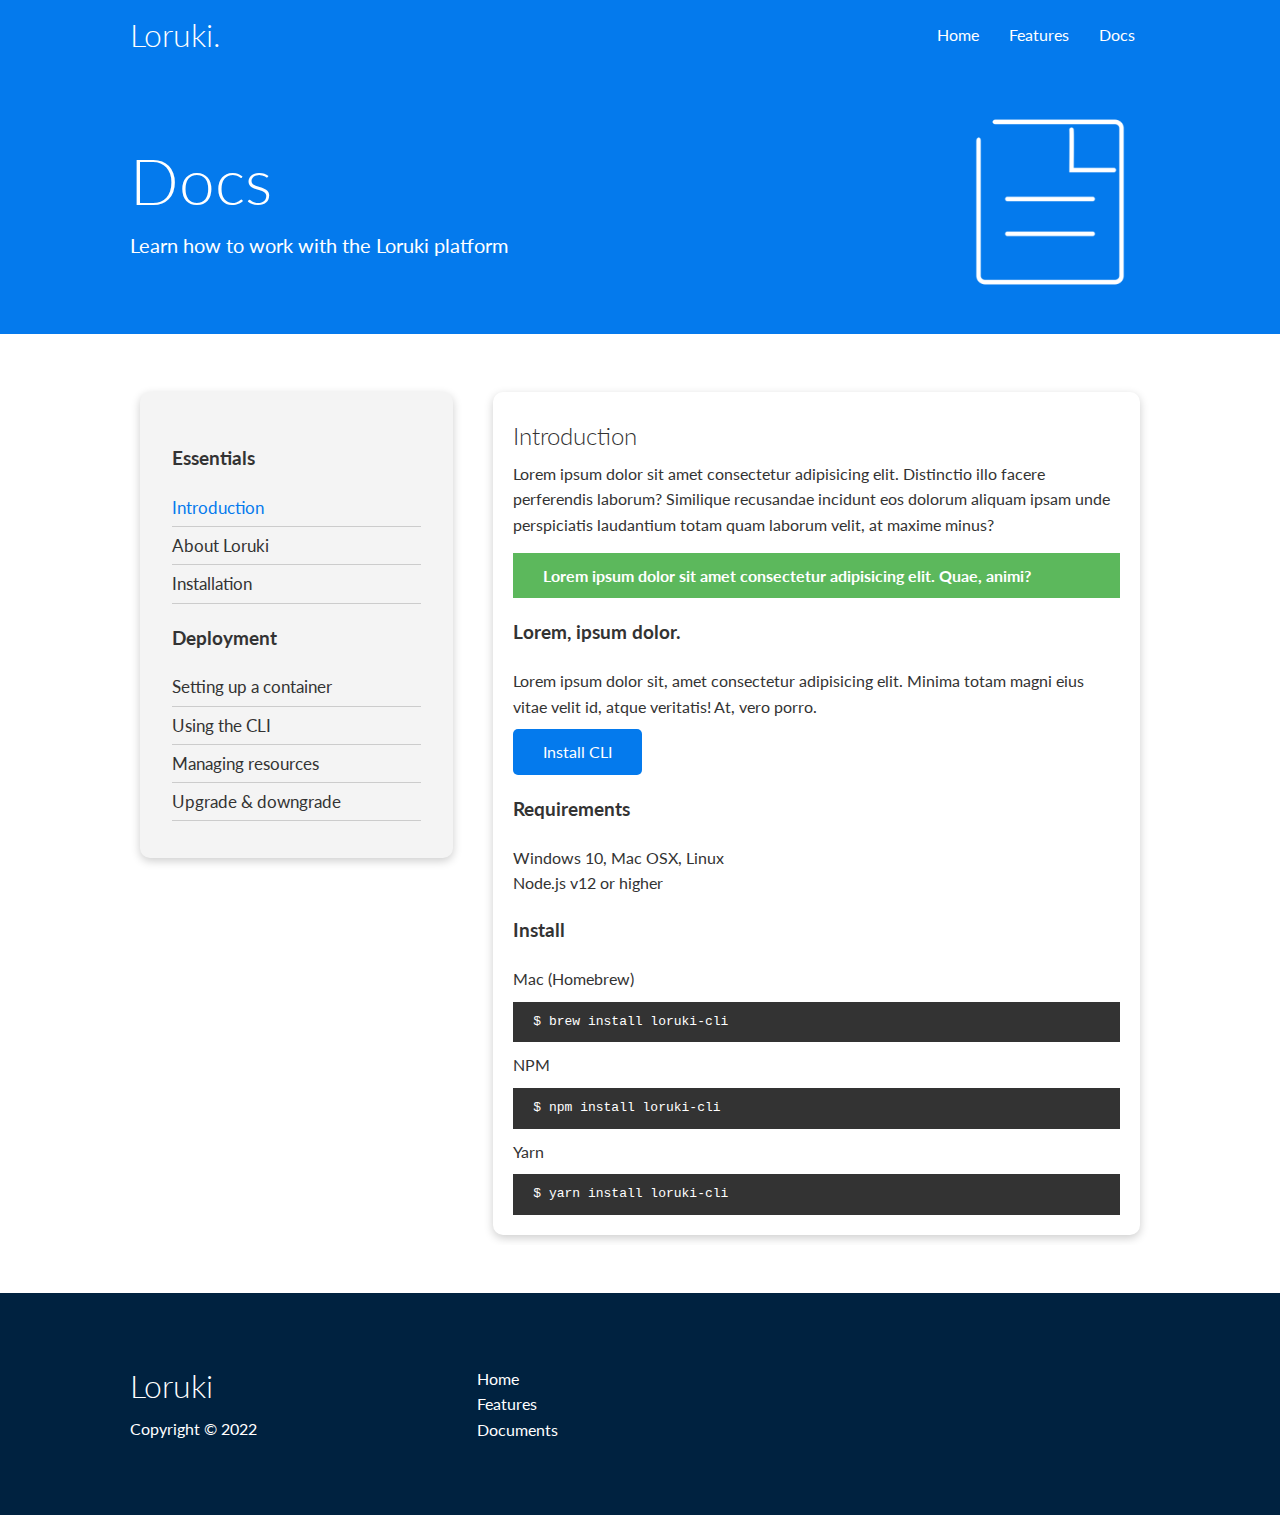
<file: Website/docs.html>
<!DOCTYPE html>
<html lang="en">
<head>
    <meta charset="UTF-8">
    <meta http-equiv="X-UA-Compatible" content="IE=edge">
    <meta name="viewport" content="width=device-width, initial-scale=1.0">
    <link rel="stylesheet" href="https://cdnjs.cloudflare.com/ajax/libs/font-awesome/6.1.1/css/all.min.css" integrity="sha512-KfkfwYDsLkIlwQp6LFnl8zNdLGxu9YAA1QvwINks4PhcElQSvqcyVLLD9aMhXd13uQjoXtEKNosOWaZqXgel0g==" crossorigin="anonymous" referrerpolicy="no-referrer" />

    <link rel="stylesheet" href="../CSS/utilities.css">
    <link rel="stylesheet" href="../CSS/style.css">
    <title>Loruki | Clode Hosting For Everyone</title>
</head>
<body>
    <!-- Navbar -->
    <div class="navbar">
        <div class="container flex">
            <h1 class="logo">Loruki.</h1>
            <nav>
                <ul>
                    <li><a href="index.html">Home</a></li>
                    <li><a href="features.html">Features</a></li>
                    <li><a href="docs.html">Docs</a></li>
                </ul>
            </nav>
        </div>
    </div>

    <!--Head-->

    <section class="docs-head bg-primary py-3">
        <div class="container grid">
            <div>
                <h1 class="xl">Docs</h1>
                <p class="lead">
                    Learn how to work with the Loruki platform
                </p>
            </div>    
            <img src="../Images/docs.png" alt="">        
        </div>
    </section>

 <!-- Docs main -->
 <section class="docs-main my-4">
    <div class="container grid">
        <div class="card bg-light p-3">
            <h3 class="my-2">Essentials</h3>
            <nav>
                <ul>
                    <li><a class="text-primary" href="#">Introduction</a></li>
                    <li><a href="#">About Loruki</a></li>
                    <li><a href="#">Installation</a></li>
                </ul>
            </nav>

            <h3 class="my-2">Deployment</h3>
            <nav>
                <ul>
                    <li><a href="#">Setting up a container</a></li>
                        <li><a href="#">Using the CLI</a></li>
                        <li><a href="#">Managing resources</a></li>
                        <li><a href="#">Upgrade & downgrade</a></li>
                </ul>
            </nav>
        </div>
        <div class="card">
            <h2>Introduction</h2>
            <p>Lorem ipsum dolor sit amet consectetur adipisicing elit. Distinctio illo facere perferendis laborum? Similique recusandae incidunt eos dolorum aliquam ipsam unde perspiciatis laudantium totam quam laborum velit, at maxime minus?</p>

            <div class="alert alert-success">
                <i class="fas fa-info"></i> Lorem ipsum dolor sit amet consectetur adipisicing elit. Quae, animi?
            </div>

            <h3>Lorem, ipsum dolor.</h3>
            <p>Lorem ipsum dolor sit, amet consectetur adipisicing elit. Minima totam magni eius vitae velit id, atque veritatis! At, vero porro.</p>
            <a href="#" class="btn btn-primary">Install CLI</a>

            <h3>Requirements</h3>
            <ul>
                <li>Windows 10, Mac OSX, Linux</li>
                <li>Node.js v12 or higher</li>
            </ul>

            <h3>Install</h3>
            <p>Mac (Homebrew)</p>
            <pre><code>$ brew install loruki-cli</code></pre>
            <p>NPM</p>
            <pre><code>$ npm install loruki-cli</code></pre>
            <p>Yarn</p>
            <pre><code>$ yarn install loruki-cli</code></pre>

        </div>
    </div>
</section>
    <!-- Footer -->
    <footer class="footer bg-dark py-5">
        <div class="container grid grid-3">
            <div>
                <h1>Loruki</h1>
                <p>Copyright &copy; 2022</p>
            </div>
            <nav>
                <ul>
                    <li><a href="index.html">Home</a></li>
                    <li><a href="features.html">Features</a></li>
                    <li><a href="docs.html">Documents</a></li>
                </ul>
            </nav>
            <div class="social">
                <a href="#"><i class="fab fa-github fa-2x"></i></a>
                <a href="#"><i class="fab fa-facebook fa-2x"></i></a>
                <a href="#"><i class="fab fa-instagram fa-2x"></i></a>
                <a href="#"><i class="fab fa-twitter fa-2x"></i></a>
            </div>
        </div>
    </footer>
</body>
</html>
</file>
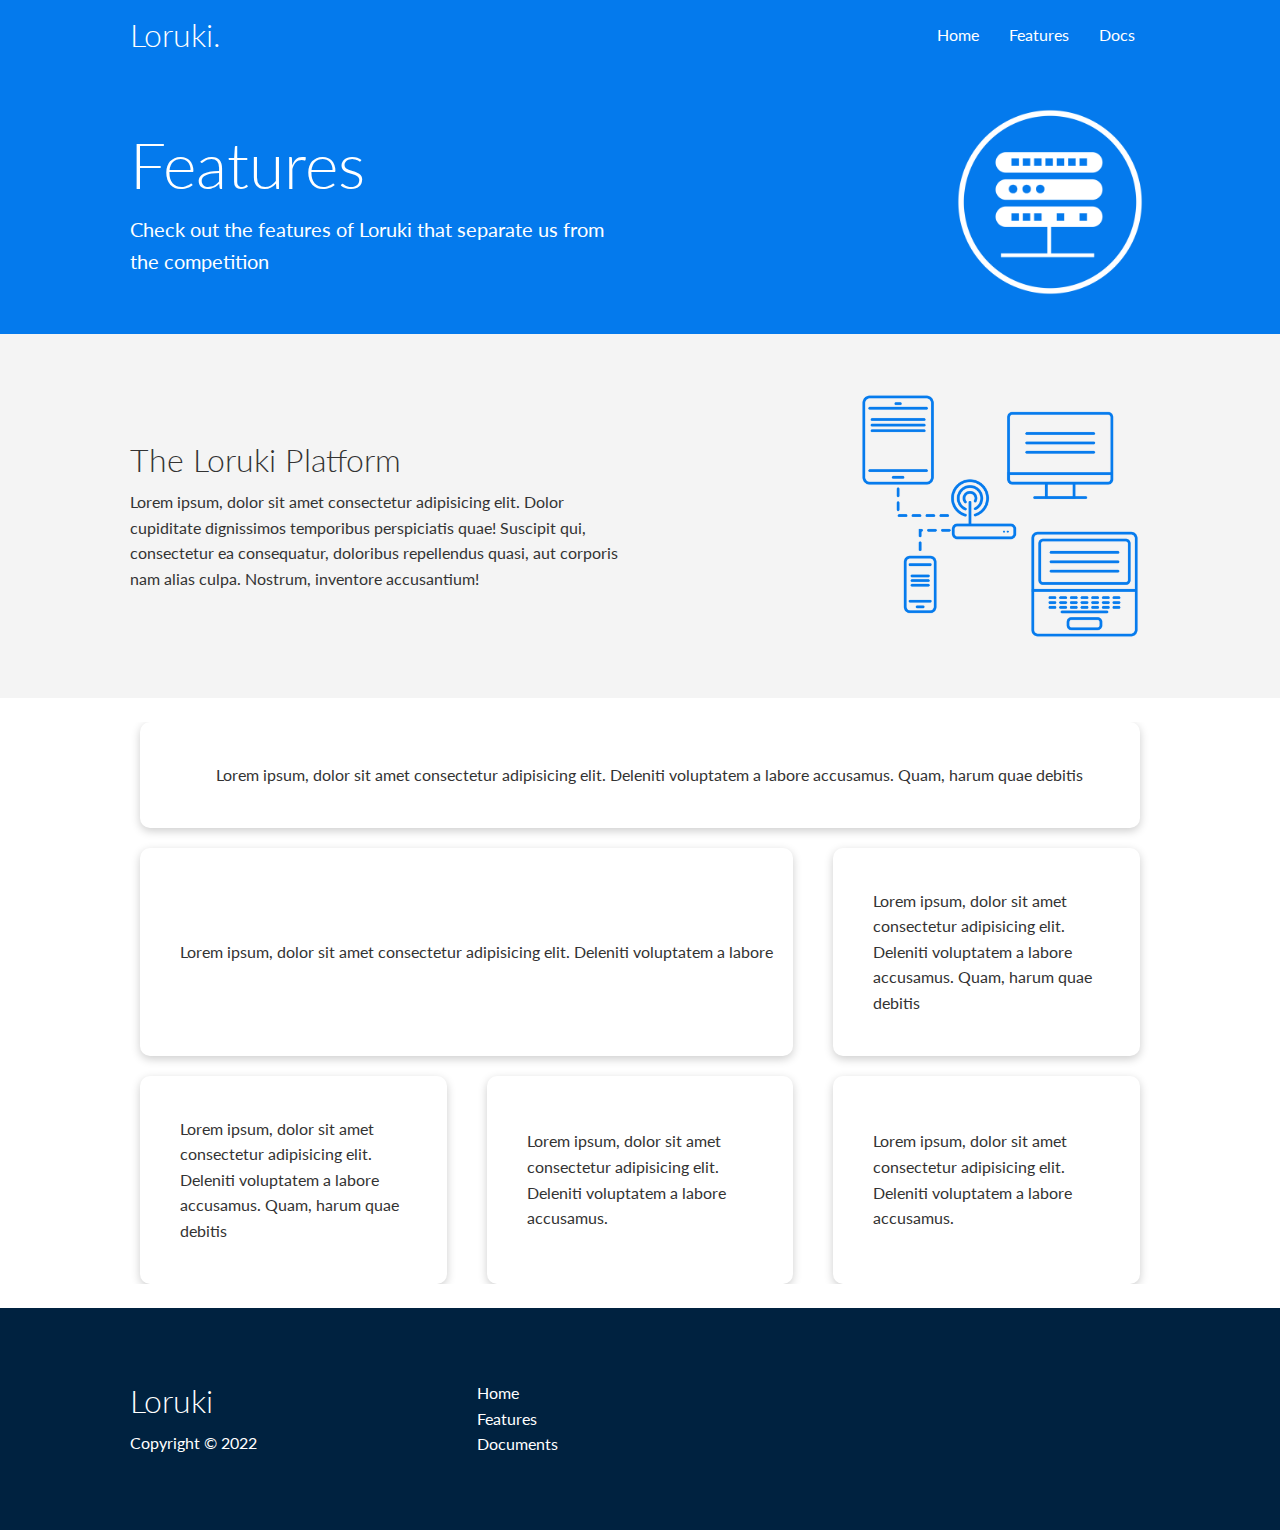
<file: Website/features.html>
<!DOCTYPE html>
<html lang="en">
<head>
    <meta charset="UTF-8">
    <meta http-equiv="X-UA-Compatible" content="IE=edge">
    <meta name="viewport" content="width=device-width, initial-scale=1.0">
    <link rel="stylesheet" href="https://cdnjs.cloudflare.com/ajax/libs/font-awesome/6.1.1/css/all.min.css" integrity="sha512-KfkfwYDsLkIlwQp6LFnl8zNdLGxu9YAA1QvwINks4PhcElQSvqcyVLLD9aMhXd13uQjoXtEKNosOWaZqXgel0g==" crossorigin="anonymous" referrerpolicy="no-referrer" />

    <link rel="stylesheet" href="../CSS/utilities.css">
    <link rel="stylesheet" href="../CSS/style.css">
    <title>Loruki | Clode Hosting For Everyone</title>
</head>
<body>
    <!-- Navbar -->
    <div class="navbar">
        <div class="container flex">
            <h1 class="logo">Loruki.</h1>
            <nav>
                <ul>
                    <li><a href="index.html">Home</a></li>
                    <li><a href="features.html">Features</a></li>
                    <li><a href="docs.html">Docs</a></li>
                </ul>
            </nav>
        </div>
    </div>

    <!-- hHead-->

    <section class="features-head bg-primary py-3">
        <div class="container grid">
            <div>
                <h1 class="xl">Features</h1>
                <p class="lead">
                    Check out the features of Loruki that separate us from the
						competition
                </p>
            </div>    
            <img src="../Images/server.png" alt="">        
        </div>
    </section>

    <!-- Sub head-->

    <section class="features-sub-head bg-light py-3">
        <div class="container grid">
            <div>
                <h1 class="md">The Loruki Platform</h1>
                <p>
                    Lorem ipsum, dolor sit amet consectetur adipisicing elit. Dolor cupiditate dignissimos temporibus perspiciatis quae! Suscipit qui, consectetur ea consequatur, doloribus repellendus quasi, aut corporis nam alias culpa. Nostrum, inventore accusantium!
               </p>
            </div>    
            <img src="../Images/server2.png" alt="">        

        </div>
    </section>

    <section class="features-main my-2">
        <div class="container grid grid-3">
            <div class="card flex">
                <i class="fas fa-server fa-3x"></i>
                <p>Lorem ipsum, dolor sit amet consectetur adipisicing elit. Deleniti voluptatem a labore accusamus. Quam, harum quae debitis </p>
            </div>
            <div class="card flex">
                <i class="fas fa-network-wired fa-3x"></i>
                <p>Lorem ipsum, dolor sit amet consectetur adipisicing elit. Deleniti voluptatem a labore </p>
            </div>

            <div class="card flex">
                <i class="fas fa-laptop-code fa-3x"></i>
                <p>Lorem ipsum, dolor sit amet consectetur adipisicing elit. Deleniti voluptatem a labore accusamus. Quam, harum quae debitis </p>
            </div>
            <div class="card flex">
                <i class="fas fa-database fa-3x"></i>
                <p>Lorem ipsum, dolor sit amet consectetur adipisicing elit. Deleniti voluptatem a labore accusamus. Quam, harum quae debitis </p>
            </div>
            <div class="card flex">
                <i class="fas fa-power-off fa-3x"></i>
                <p>Lorem ipsum, dolor sit amet consectetur adipisicing elit. Deleniti voluptatem a labore accusamus.
                </p>
            </div>
            <div class="card flex">
                <i class="fas fa-upload fa-3x"></i>
                <p>Lorem ipsum, dolor sit amet consectetur adipisicing elit. Deleniti voluptatem a labore accusamus.</p>
            </div>

        </div>
    </section>
 
    <!-- Footer -->
    <footer class="footer bg-dark py-5">
        <div class="container grid grid-3">
            <div>
                <h1>Loruki</h1>
                <p>Copyright &copy; 2022</p>
            </div>
            <nav>
                <ul>
                    <li><a href="index.html">Home</a></li>
                    <li><a href="features.html">Features</a></li>
                    <li><a href="docs.html">Documents</a></li>
                </ul>
            </nav>
            <div class="social">
                <a href="#"><i class="fab fa-github fa-2x"></i></a>
                <a href="#"><i class="fab fa-facebook fa-2x"></i></a>
                <a href="#"><i class="fab fa-instagram fa-2x"></i></a>
                <a href="#"><i class="fab fa-twitter fa-2x"></i></a>
            </div>
        </div>
    </footer>
</body>
</html>
</file>
<file: CSS/utilities.css>
.container {
    max-width: 1100px;
    margin: 0 auto;
    overflow: auto;
    padding: 0 40px;
}

.card {
    background-color: #fff;
    color: #333;
    border-radius: 10px;
    box-shadow: 0 3px 10px rgba(0,0,0,0.2);
    padding: 20px;
    margin: 10px;   
}

.btn {
    display:inline-block;
    padding: 10px 30px;
    cursor: pointer;
    background-color: var(--primary-color);
    color: #fff;
    border: none;
    border-radius: 5px;
}

.btn-outline {

    background-color: transparent;
    border: 1px #fff solid;
}

.btn:hover{
    transform: scale(.98);
}

/* Backgrounds & colored bottons*/

.bg-primary, .btn-primary{
    background-color: var(--primary-color);
    color: #fff;
}

.bg-secondary, .btn-secondary{
    background-color: var(--secondary-color);
    color: #fff;
}

.bg-dark, .btn-dark{
    background-color: var(--dark-color);
    color: #fff;
}

.bg-light, .btn-light{
    background-color: var(--light-color);
    color: #333;
}

.bg-dark a,
.btn-dark a,
.bg-primary a,
.btn-primary a,
.bg-secondary a,
.btn-secondary a{
    color: #fff;
}

/* Text Colors */

.text-primary{
    color: var(--primary-color);
}

.text-secondary{
    color: var(--secondary-color);
}

.text-dark{
    color: var(--dark-color);
}

.text-light{
    color: var(--light-color);
}

/* Text Sizes */
.lead {
    font-size: 20px;
}

.sm{
    font-size: 1rem;
}

.md {
    font-size: 2rem;
}

.lg {
    font-size: 3rem;
}

.xl {
    font-size: 4rem;
}
.text-center {
    text-align: center;
}

/* Alert */
.alert {
    background-color: var(--light-color);
    padding: 10px 20px;
    font-weight: bold;
    margin: 15px 0;
  }
  
  .alert i {
    margin-right: 10px;
  }
  
  .alert-success {
    background-color: var(--success-color);
    color: #fff;
  }
  
  .alert-error {
    background-color: var(--error-color);
    color: #fff;
  }

.flex {
    display: flex;
    justify-content: center;
    align-items: center;
    height: 100%;
}

.grid {
    display: grid;
    grid-template-columns: repeat(2,1fr);
    gap: 20px;
    justify-content: center;
    align-items: center;
    height: 100%;
}
.grid-3 {
    grid-template-columns: repeat(3,1fr);
}

/* Margin */

.my-1{
    margin: 1rem 0;
}


.my-2{
    margin: 1.5rem 0;
}


.my-3{
    margin: 2rem 0;
}


.my-4{
    margin: 3rem 0;
}


.my-5{
    margin: 4rem 0;
}

.m-1{
    margin: 1rem;
}


.m-2{
    margin: 1.5rem;
}


.m-3{
    margin: 2rem;
}


.m-4{
    margin: 3rem;
}


.m-5{
    margin: 4rem;
}

/* Padding */

.py-1{
    padding: 1rem 0;
}


.py-2{
    padding: 1.5rem 0;
}


.py-3{
    padding: 2rem 0;
}


.py-4{
    padding: 3rem 0;
}


.py-5{
    padding: 4rem 0;
}

.p-1{
    padding: 1rem;
}padding


.p-2{
    padding: 1.5rem;
}


.p-3{
    padding: 2rem;
}


.p-4{
    padding: 3rem;
}


.p-5{
    padding: 4rem;
}
</file>
<file: CSS/style.css>
@import url('https://fonts.googleapis.com/css2?family=Lato:wght@300&display=swap');

:root {
    --primary-color : #047aed;
    --secondary-color : #1c3fa8;
    --dark-color : #002240;
    --light-color : #f4f4f4;
    --success-color: #5cb85c;
    --error-color: #d9534f;  
}
* {
    box-sizing: border-box ;
    padding: 0;
    margin: 0;
}

body {
    font-family: 'Lato',sans-serif;
    color: #333;
    line-height: 1.6;
}

ul {
    list-style-type: none;
}

a {
    text-decoration: none;
    color: #333;
}

h1, h2 {
    font-weight: 300;
    line-height: 1.2;
    margin: 10px 0;
}

p {
    margin: 10px 0;
}

img {
    width: 100%;
}

code,
pre {
    background-color: #333;
    color: #fff;
    padding: 10px;
}

.hidden {
    visibility: hidden;
    height: 0;
}
/* navbar */
.navbar {
    background-color: var(--primary-color);
    color: #fff;
    height: 70px;
}

.navbar ul {
    display: flex;
}

.navbar a {
    color: #fff;
    padding: 10px;
    margin: 0 5px;
}

.navbar a:hover {
    border-bottom: 2px #fff solid;
}

.navbar .flex {
    justify-content: space-between;
}

/* showcase*/
.showcase {
    height: 400px;
    background-color: var(--primary-color);
    color: #fff;
    position: relative;
}

.showcase h1 {
    font-size: 40px;
}

.showcase p {
    margin: 20px 0;
}

.showcase .grid {
    overflow: visible;
    grid-template-columns: 55%,auto;
    gap: 30px;
}

.showcase-text {
    animation: SlideInFromLeft 1s ease-in;
}

.showcase-form {
    position: relative;
    top: 60px;
    height: 350px;
    width: 400px;
    padding: 40px;
    z-index: 100;
    justify-self: flex-end;
    animation: SlideInFromRight 1s ease-in;
}

.showcase-form .form-control {
    margin: 30px 0;
}


.showcase-form input[type='text'],
.showcase-form input[type='email']{
    border: 0;
    border-bottom: 1px solid #b4becb;
    width: 100%;
    padding: 3px;
    font-size: 16px;
}

.showcase-form input:focus{
    outline: none;
}

.showcase::before,
.showcase::after{
    content: '';
    position: absolute;
    height: 100px;
    bottom: -70px;
    right: 0;
    left: 0;
    background-color: #fff;
    transform: skewY(-3deg);
    -webkit-transform: skewY(-3deg);
    -moz-transform: skewY(-3deg);
    -ms-transform: skewY(-3deg);
}

/* Stats */
.stats{
    padding-top: 100px;
    animation: SlideInFromBottom 1s ease-in;
}

.stats-heading {
    max-width: 500px;
    margin: auto;
}

.stats .grid h3 {
    font-size: 35px;
}
.stats .grid p {
    font-size: 20px;
    font-weight: bold;
}

/* Cli */

.cli .grid {
    grid-template-columns: repeat(3,1fr);
    grid-template-rows: repeat(2,1fr);
}

.cli .grid > *:first-child{
    grid-column: 1 / span 2;
    grid-row: 1 / span 2;
}

/* Cloud */

.cloud .grid {
    grid-template-columns: 4fr 3fr;
}

/* Languages */
.languages .flex{
    flex-wrap: wrap;
}
.languages .card{
    text-align: center;
    margin: 18px 10px 40px;
    transition: transform 0.2s ease-in;
}
.languages .card h4 {
    font-size: 20px;
    margin-bottom: 10px;

}

.languages .card:hover{
    transform:translateY(-15px);
}

/* Features */

.features-head img,
.docs-head img{
    width: 200px;
    justify-self: flex-end;
}

.features-sub-head img {
    width: 300px;
    justify-self: flex-end;
}

.features-main .card >i{
    margin-right: 20px;
}

.features-main .grid>*:first-child {
    grid-column: 1 / span 3;
}

.features-main .grid>*:nth-child(2) {
    grid-column: 1 / span 2;
}

/* Docs */

.docs-main h3{
    margin: 20px 0;

}

.docs-main .grid{
    grid-template-columns: 1fr 2fr;
    align-items: flex-start;
}

.docs-main nav li {
    font-size: 17px;
    padding-bottom: 5px;
    margin-bottom: 5px;
    border-bottom: 1px #ccc solid;
}

.docs-main a:hover{
    font-weight: bold;
}
/* Footer */

.footer .social a{
    margin: 0 10px;
}

/* Animation */

@keyframes SlideInFromLeft {
    0%{
        transform: translateX(-100%);
    }
    100%{
        transform: translateX(0);
    }
}

@keyframes SlideInFromRight {
    0%{
        transform: translateX(100%);
    }
    100%{
        transform: translateX(0);
    }
}

@keyframes SlideInFromTop {
    0%{
        transform: translatey(-100%);
    }
    100%{
        transform: translateX(0);
    }
}

@keyframes SlideInFromBottom {
    0%{
        transform: translateY(100%);
    }
    100%{
        transform: translateX(0);
    }
}
/* Tablets and under */

@media(max-width: 768px){
    .grid,
    .showcase .grid,
    .stats .grid,
    .cli .grid,
    .cloude .grid,
    .features-main .grid,
    .docs-main .grid{
        grid-template-columns: 1fr;
        grid-template-rows: 1fr;
    }
    
    .showcase{
        height: auto;
    }
    .showcase-text {
        text-align: center;
        margin-top: 40px;
        animation: SlideInFromTop 1s ease-in;
    }
    .showcase-form{
        justify-self: center;
        margin: auto;
        animation: SlideInFromBottom 1s ease-in;
    }
    .cli .grid > *:first-child{
        grid-column: 1 ;
        grid-row: 1 ;
    }

    .features-head,
    .features-sub-head,
    .docs-head{
        text-align: center;
    }
    

    .features-head img,
    .features-sub-head img,
    .docs-head img{
        justify-self: center;
    }

    .features-main .grid > *:first-child,
    .features-main .grid > *:nth-child(2){
        grid-column: 1;
    }
}

/* Mobile */ 

@media(max-width: 500px){
    .navbar{
        height: 110px;
    }
    .navbar .flex{
        flex-direction: column;
    }
    .navbar ul{
        padding: 10px;
        background-color: rgba(0,0,0,0.1);
    }
}
</file>
